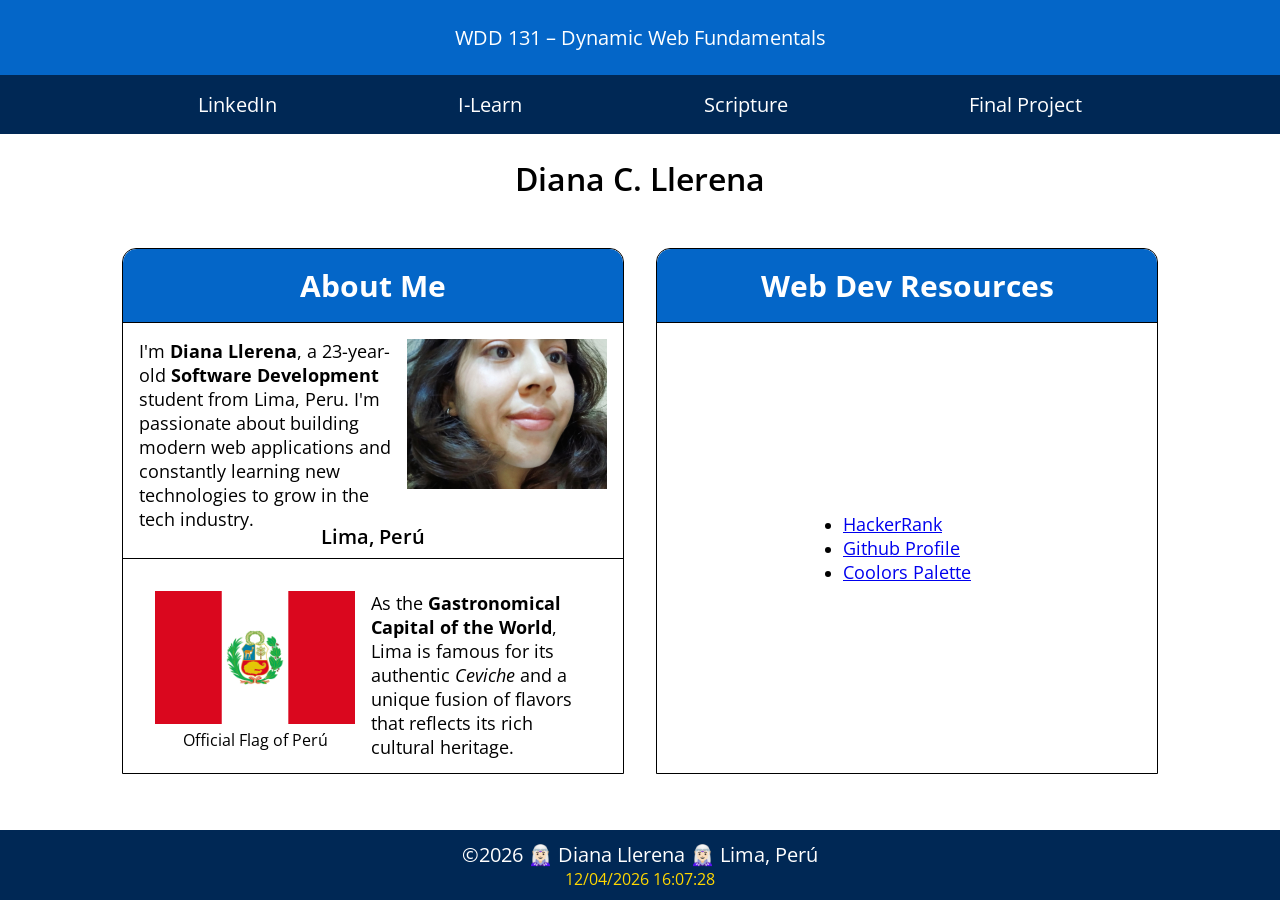
<file: index.html>
<!DOCTYPE html>
<html lang="en">

<head>
    <meta charset="UTF-8">
    <meta name="viewport" content="width=device-width, initial-scale=1.0">
    <title>Diana C. Llerena | WDD 131 – Dynamic Web Fundamentals</title>
    <meta name="author" content="Diana C. Llerena">
    <meta name="description" content="WDD 131 – Dynamic Web Fundamentals - Diana C. Llerena: This page is a little look into my life in Lima and my web dev journey for WDD 131.">
    <link rel="stylesheet" href="./styles/base.css">
    <link rel="preconnect" href="https://fonts.googleapis.com">
    <link rel="preconnect" href="https://fonts.gstatic.com" crossorigin>
    <link href="https://fonts.googleapis.com/css2?family=Open+Sans:ital,wght@0,300..800;1,300..800&display=swap" rel="stylesheet">
    <script src="scripts/getdates.js" defer></script>
</head>

<body>
    <header>
        <span id="course-title">WDD 131 – Dynamic Web Fundamentals</span>
        <nav>
            <ul>
                <li><a href="https://www.linkedin.com/in/dianaceciliallc/?locale=en" target="_blank"
                        rel="noopener">LinkedIn</a></li>
                <li><a href="https://byupw.instructure.com/." target="_blank" rel="noopener">I-Learn</a></li>
                <li><a href="https://www.churchofjesuschrist.org/study/scriptures/bofm/1-ne/3?lang=eng&id=p7#p7"
                        target="_blank" rel="noopener">Scripture</a></li>
                <li><a href="#">Final Project</a></li>
            </ul>
        </nav>
    </header>
    <main>
        <h1>Diana C. Llerena</h1>
        <div class="section-wrapper">
            <section class="card">
                <div class="card__heading">
                    <h2>About Me</h2>
                </div>
                <div class="card__about-me">
                    <p>
                        I'm <strong>Diana Llerena</strong>, a 23-year-old <strong>Software Development</strong>
                        student from Lima, Peru. I'm passionate about building modern web applications
                        and constantly learning new technologies to grow in the tech industry.
                    </p>
                    <img src="images/diana-llerena-profile.jpeg" alt="Diana Llerena Profile Photo" width="200" height="150" loading="lazy">
                </div>
                <div class="card__about-country">
                    <span>Lima, Perú</span>
                    <div class="card__country-content">
                        <div class="card__about-country_img-wrapp">
                            <img src="images/peru-flag.png" alt="Official Flag of Perú" width="200" height="133" loading="lazy">
                            <p>Official Flag of Perú</p>
                        </div>
                        <p>
                            As the <strong>Gastronomical Capital of the World</strong>, Lima is famous for its
                            authentic <em>Ceviche</em> and a unique fusion of flavors that reflects its
                            rich cultural heritage.
                        </p>
                    </div>
                </div>
            </section>
            <section class="card">
                <div class="card__heading">
                    <h2>Web Dev Resources</h2>
                </div>
                <ul class="card__dev-resources">
                    <li><a href="https://www.hackerrank.com/profile/nana_" target="_blank" rel="noopener">HackerRank</a></li>
                    <li><a href="https://github.com/dianaceciliallc" target="_blank" rel="noopener">Github Profile</a></li>
                    <li><a href="https://coolors.co/0466c8-0353a4-023e7d-002855-001845-001233-33415c-5c677d-7d8597-979dac" target="_blank" rel="noopener">Coolors Palette</a></li>
                </ul>
            </section>
        </div>
    </main>
    <footer>
        <p>©<span id="currentyear"></span> 🧝🏻‍♀️ Diana Llerena 🧝🏻‍♀️ Lima, Perú</p>
        <p id="lastModified"></p>
    </footer>
</body>
</html>
</file>
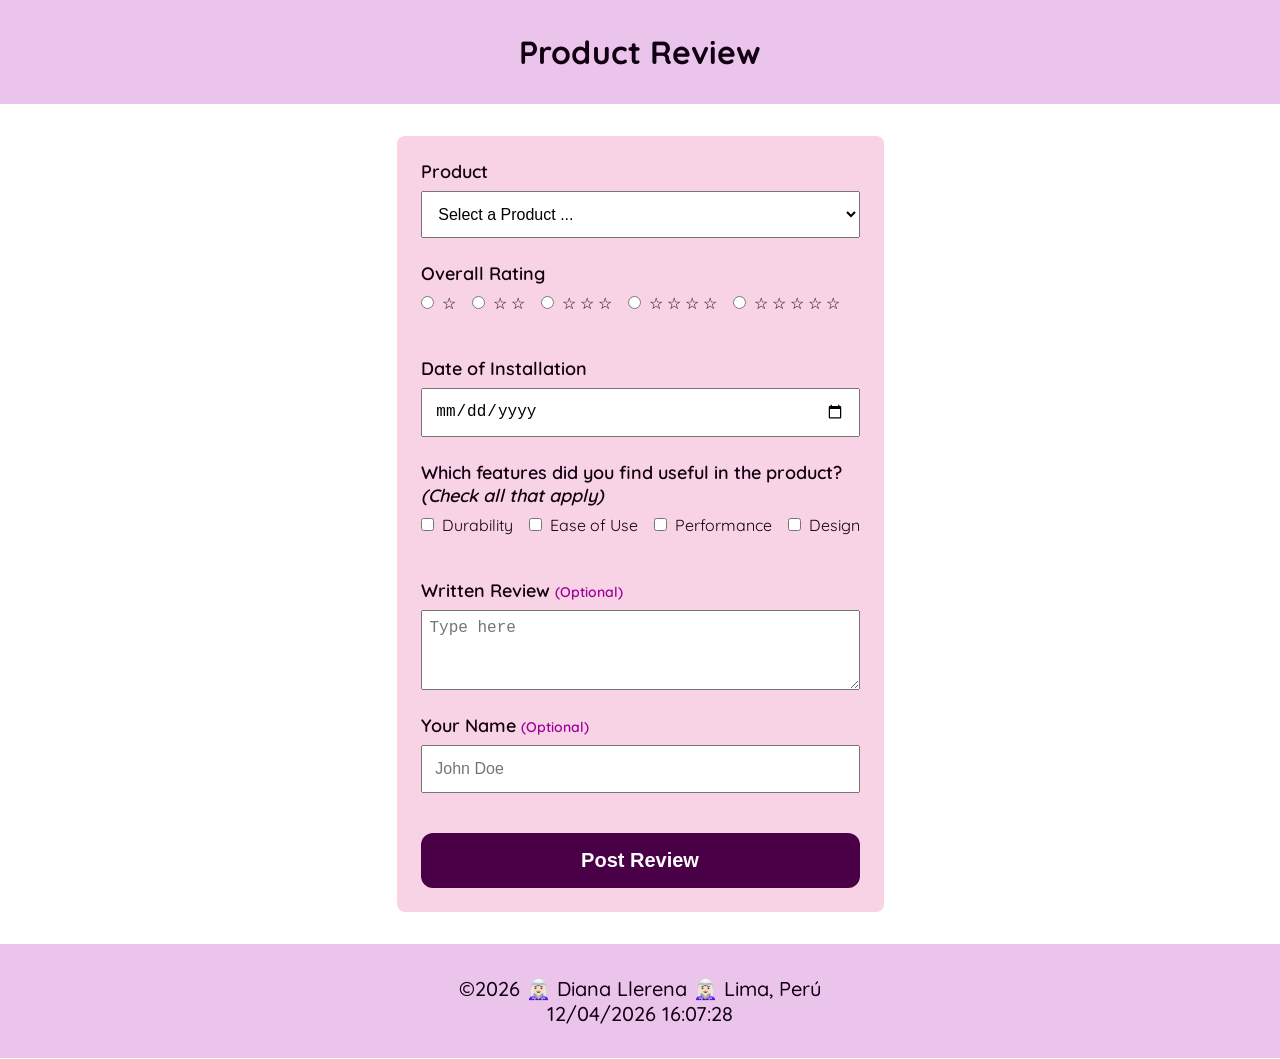
<file: form.html>
<!DOCTYPE html>
<html lang="en">

<head>
    <meta charset="UTF-8">
    <meta name="viewport" content="width=device-width, initial-scale=1.0">
    <title>WDD 131 | Product Review Form</title>
    <meta name="author" content="Diana Llerena">
    <meta name="description" content="Product Review Form for WDD 131. A form to submit user reviews, ratings, and feedback on installed products.">
    <link rel="stylesheet" href="styles/form.css">
    <link rel="stylesheet" href="styles/form-mobile.css">
    <link rel="preconnect" href="https://fonts.googleapis.com">
    <link rel="preconnect" href="https://fonts.gstatic.com" crossorigin>
    <link href="https://fonts.googleapis.com/css2?family=Quicksand:wght@300..700&display=swap" rel="stylesheet">
    <script src="scripts/getdates.js" defer></script>
    <script src="scripts/form.js" defer></script>
</head>

<body>
    <header>
        <h1>Product Review</h1>
    </header>
    <main>
        <section>
            <form class="review__form" action="review.html" method="get">
                <label class="form-label" for="product-name">Product</label>
                <select id="product-name" name="product" required>
                    <option value="" disabled selected>Select a Product ...</option>
                </select>
                <fieldset>
                    <legend class="form-label">Overall Rating</legend>
                    <div class="opt-group__wrapper">
                        <label class="aligned" for="rating-1">
                            <input type="radio" id="rating-1" name="rating" value="1" required>
                            ☆
                        </label>
                        <label class="aligned" for="rating-2">
                            <input type="radio" id="rating-2" name="rating" value="2" required>
                            ☆ ☆
                        </label>
                        <label class="aligned" for="rating-3">
                            <input type="radio" id="rating-3" name="rating" value="3" required>
                            ☆ ☆ ☆
                        </label>
                        <label class="aligned" for="rating-4">
                            <input type="radio" id="rating-4" name="rating" value="4" required>
                            ☆ ☆ ☆ ☆
                        </label>
                        <label class="aligned" for="rating-5">
                            <input type="radio" id="rating-5" name="rating" value="5" required>
                            ☆ ☆ ☆ ☆ ☆
                        </label>
                    </div>
                </fieldset>
                <label class="form-label" for="installation-date">Date of Installation</label>
                <input type="date" id="installation-date" name="installation_date" required>
                <fieldset>
                    <legend class="form-label">
                        Which features did you find useful in the product?<br>
                        <em>(Check all that apply)</em>
                    </legend>
                    <div class="opt-group__wrapper">
                        <label class="aligned" for="f-durability">
                        <input type="checkbox" id="f-durability" name="features" value="durability">
                        Durability
                    </label>
                    <label class="aligned" for="f-ease">
                        <input type="checkbox" id="f-ease" name="features" value="ease">
                        Ease of Use
                    </label>
                    <label class="aligned" for="f-performance">
                        <input type="checkbox" id="f-performance" name="features" value="performance">
                        Performance
                    </label>
                    <label class="aligned" for="f-design">
                        <input type="checkbox" id="f-design" name="features" value="design">
                        Design
                    </label>
                    </div>
                </fieldset>
                <label class="form-label" for="message">Written Review <span>(Optional)</span></label>
                <textarea id="message" name="message" placeholder="Type here"></textarea>
                <label class="form-label" for="name">Your Name <span>(Optional)</span></label>
                <input type="text" id="name" name="name" placeholder="John Doe">
                <button type="submit" aria-label="Send product review">Post Review</button>
            </form>
        </section>
    </main>
    <footer>
        <p>©<span id="currentyear"></span> 🧝🏻‍♀️ Diana Llerena 🧝🏻‍♀️ Lima, Perú</p>
        <p id="lastModified"></p>
    </footer>
</body>

</html>
</file>
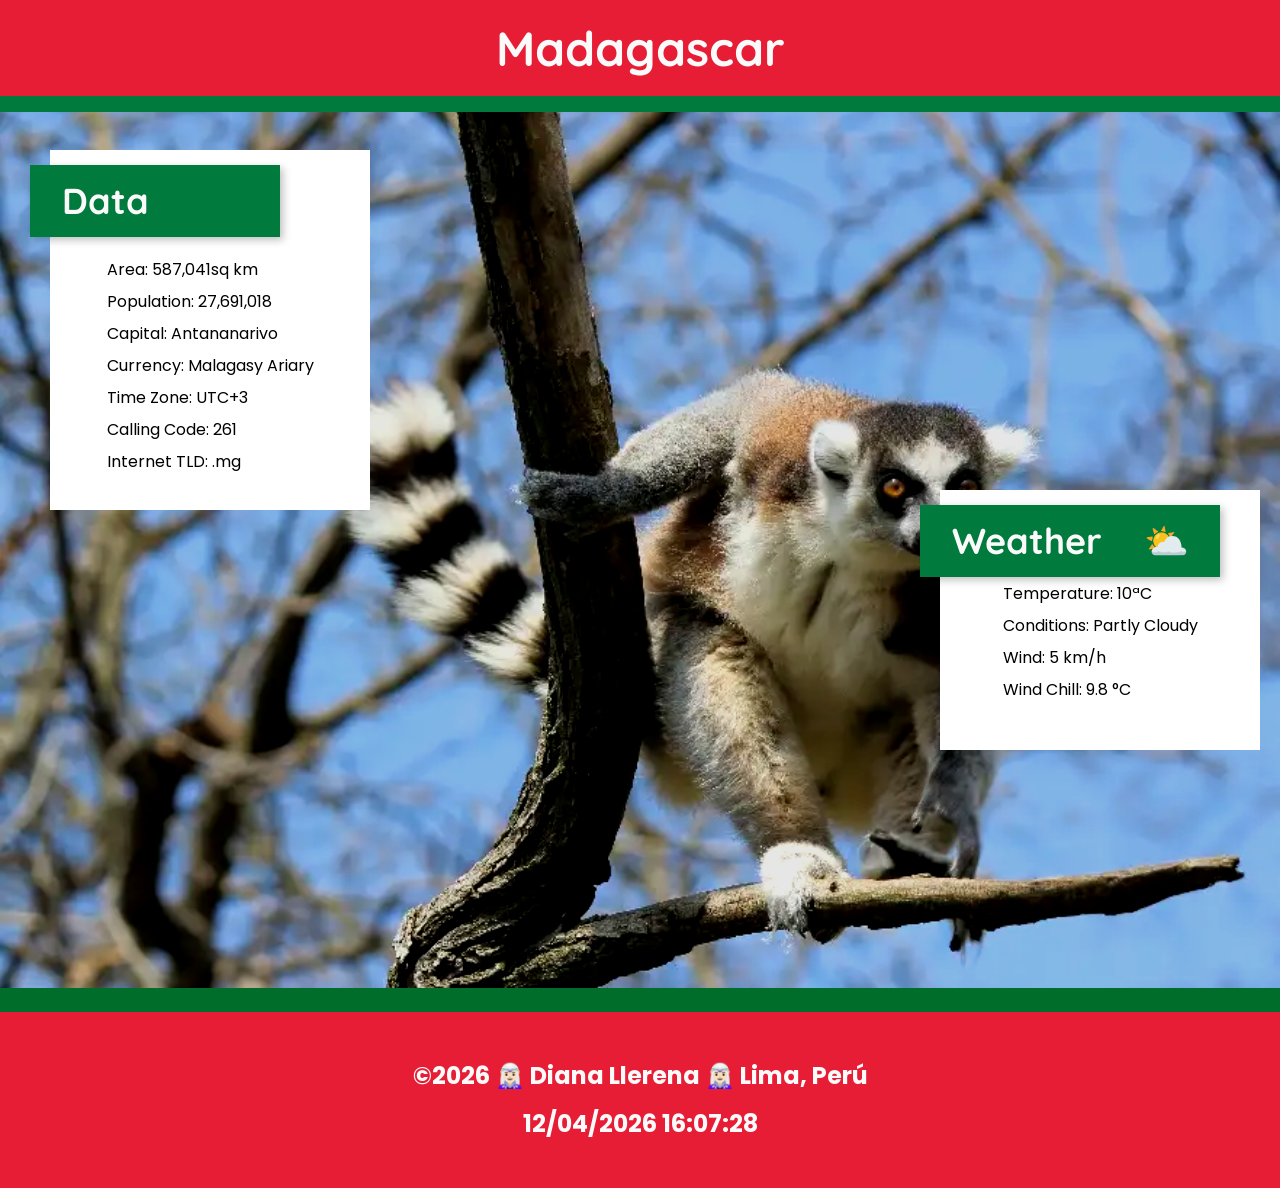
<file: place.html>
<!DOCTYPE html>
<html lang="en">

<head>
    <meta charset="UTF-8">
    <meta name="viewport" content="width=device-width, initial-scale=1.0">
    <title>Madagascar - Travel Portal</title>
    <meta name="author" content="Diana C. Llerena">
    <meta name="description" content="This webpage explores the weather and data of Madagascar.">
    <link rel="stylesheet" href="styles/place.css">
    <link rel="stylesheet" href="styles/place-large.css">
    <link rel="preconnect" href="https://fonts.googleapis.com">
    <link rel="preconnect" href="https://fonts.gstatic.com" crossorigin>
    <link
        href="https://fonts.googleapis.com/css2?family=Poppins:ital,wght@0,100;0,200;0,300;0,400;0,500;0,600;0,700;0,800;0,900;1,100;1,200;1,300;1,400;1,500;1,600;1,700;1,800;1,900&family=Quicksand:wght@300..700&display=swap"
        rel="stylesheet">
    <script src="scripts/getdates.js" defer></script>
    <script src="scripts/place.js" defer></script>
</head>

<body>
    <header class="center-items">
        <h1>Madagascar</h1>
    </header>
    <main>
        <picture>
            <source srcset="images/hero-large.webp" media="(min-width: 840px)">
            <source srcset="images/hero-medium.webp" media="(min-width: 550px)">
            <img src="images/hero-mobile.webp" alt="Hero Image of Madagascar" loading="lazy">
        </picture>
        <section class="country-box">
            <h2>Data</h2>
            <div class="data-wrapper"></div>
        </section>
        <section class="weather-box">
            <h2>Weather</h2>
            <img src="images/weather.svg" alt="Weather Icon" width="100">
            <div class="weather-data"></div>
        </section>
    </main>
    <footer class="center-items">
        <p>©<span id="currentyear"></span> 🧝🏻‍♀️ Diana Llerena 🧝🏻‍♀️ Lima, Perú</p>
        <p id="lastModified"></p>
    </footer>
</body>

</html>
</file>
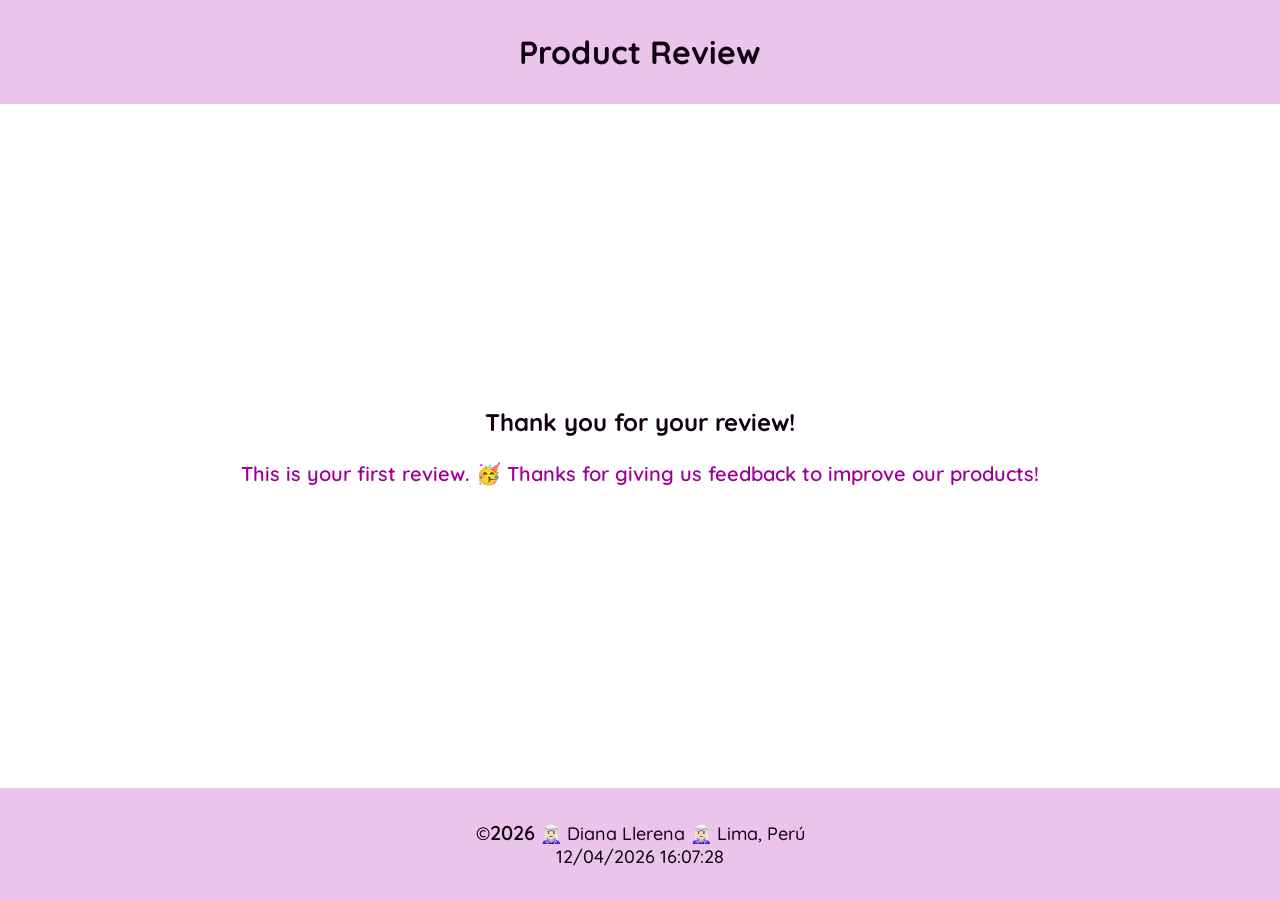
<file: review.html>
<!DOCTYPE html>
<html lang="en">

<head>
    <meta charset="UTF-8">
    <meta name="viewport" content="width=device-width, initial-scale=1.0">
    <title>WDD 131 | Product Review Form</title>
    <meta name="author" content="Diana Llerena">
    <meta name="description" content="Product Review Form for WDD 131. A form to submit user reviews, ratings, and feedback on installed products.">
    <link rel="stylesheet" href="styles/form.css">
    <link rel="stylesheet" href="styles/review.css">
    <link rel="preconnect" href="https://fonts.googleapis.com">
    <link rel="preconnect" href="https://fonts.gstatic.com" crossorigin>
    <link href="https://fonts.googleapis.com/css2?family=Quicksand:wght@300..700&display=swap" rel="stylesheet">
    <script src="scripts/getdates.js" defer></script>
    <script src="scripts/review.js" defer></script>
</head>

<body>
    <header>
        <h1>Product Review</h1>
    </header>
    <main>
        <h2>Thank you for your review!</h2>
        <p><span id="reviews-counter"></span></p>
    </main>
    <footer>
        <p>©<span id="currentyear"></span> 🧝🏻‍♀️ Diana Llerena 🧝🏻‍♀️ Lima, Perú</p>
        <p id="lastModified"></p>
    </footer>
</body>

</html>
</file>
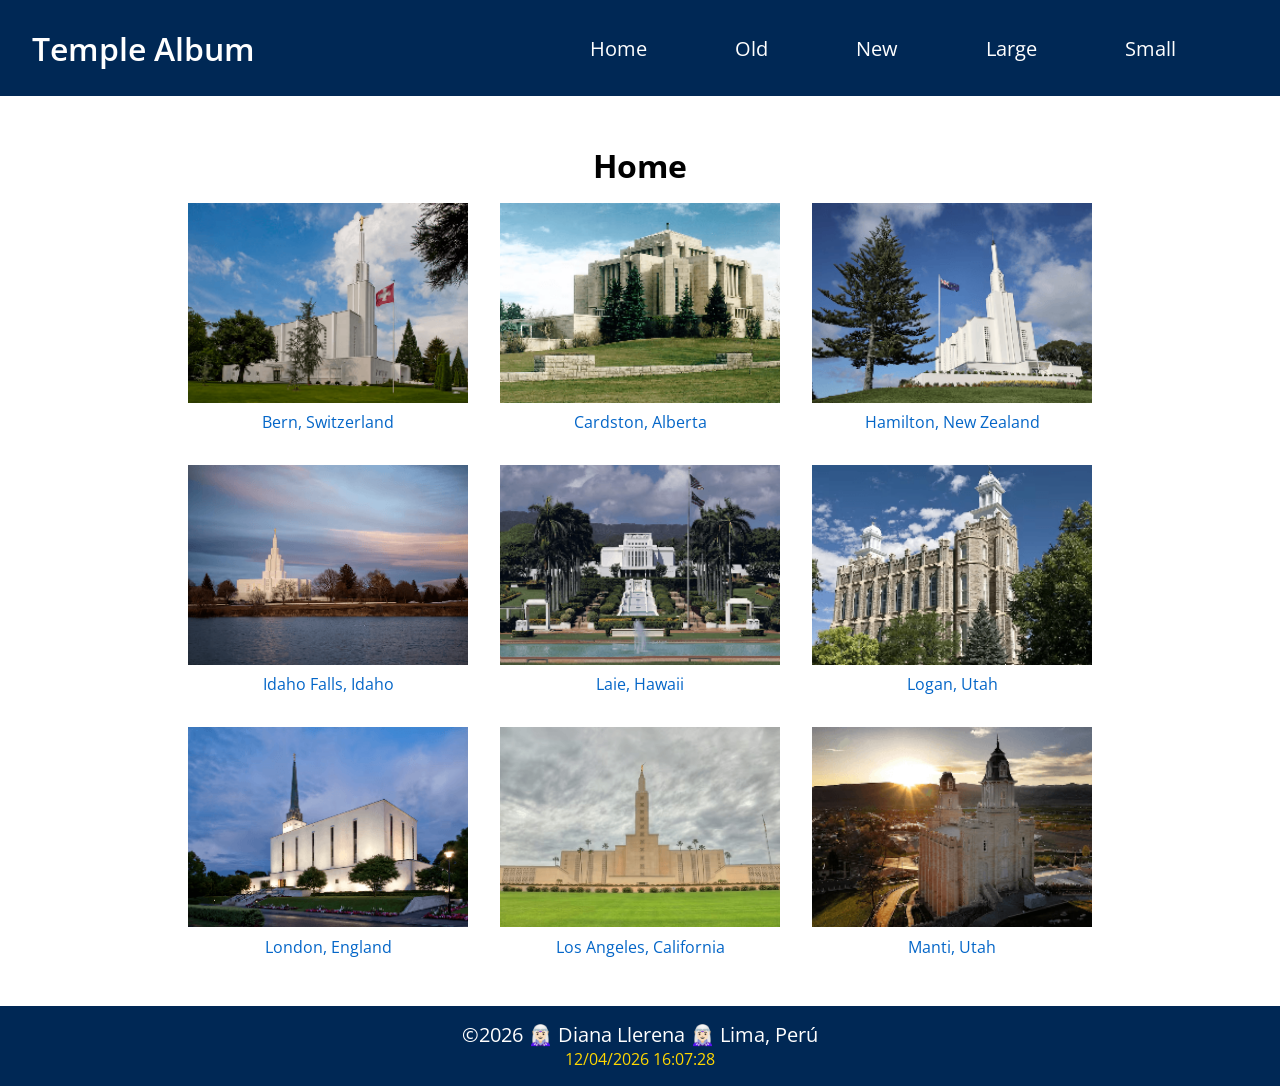
<file: temples.html>
<!DOCTYPE html>
<html lang="en">

<head>
    <meta charset="UTF-8">
    <meta name="viewport" content="width=device-width, initial-scale=1.0">
    <title>Diana C. Llerena | WDD 131 – Dynamic Web Fundamentals</title>
    <meta name="description"
        content="WDD 131 – Dynamic Web Fundamentals - Diana C. Llerena: This page is a little look into a gallery of photos from the temple around the world.">
    <meta name="author" content="Diana C. Llerena">
    <link rel="stylesheet" href="styles/temples.css">
    <link rel="stylesheet" href="styles/temples-large.css">
    <link rel="preconnect" href="https://fonts.googleapis.com">
    <link rel="preconnect" href="https://fonts.gstatic.com" crossorigin>
    <link href="https://fonts.googleapis.com/css2?family=Open+Sans:ital,wght@0,300..800;1,300..800&display=swap"
        rel="stylesheet">
    <script src="scripts/getdates.js" defer></script>
    <script src="scripts/temples.js" defer></script>
</head>


<body>
    <header>
        <span>Temple Album</span>
        <a id="menu" href="#">&#9776;</a>
        <nav class="navigation">
            <ul class="navigation__options">
                <li><a href="#" target="_blank" rel="noopener">Home</a></li>
                <li><a href="#" target="_blank" rel="noopener">Old</a></li>
                <li><a href="#" target="_blank" rel="noopener">New</a></li>
                <li><a href="#" target="_blank" rel="noopener">Large</a></li>
                <li><a href="#" target="_blank" rel="noopener">Small</a></li>
            </ul>
        </nav>
    </header>
    <main>
        <h1>Home</h1>
        <div class="album-wrapper">
            <figure>
                <img src="images/bern-switzerland-temple.png" alt="Bern Switzerland Temple" width="400" height="250" loading="lazy">
                <figcaption>Bern, Switzerland</figcaption>
            </figure>
            <figure>
                <img src="images/cardston-alberta-temple.png" alt="Cardston Alberta Temple" width="400" height="250" loading="lazy">
                <figcaption>Cardston, Alberta</figcaption>
            </figure>
            <figure>
                <img src="images/hamilton-zealand-temple.png" alt="Hamilton New Zealand Temple" width="400" height="250" loading="lazy">
                <figcaption>Hamilton, New Zealand</figcaption>
            </figure>
            <figure>
                <img src="images/idaho-falls-idaho-temple.png" alt="Idaho Falls, Idaho Temple" width="400" height="250" loading="lazy">
                <figcaption>Idaho Falls, Idaho</figcaption>
            </figure>
            <figure>
                <img src="images/laie-hawaii-temple.png" alt="Laie, Hawaii Temple" width="400" height="250" loading="lazy">
                <figcaption>Laie, Hawaii</figcaption>
            </figure>
            <figure>
                <img src="images/logan-utah-temple.png" alt="Logan, Utah Temple" width="400" height="250" loading="lazy">
                <figcaption>Logan, Utah</figcaption>
            </figure>
            <figure>
                <img src="images/london-england-temple.png" alt="London, England Temple" width="400" height="250" loading="lazy">
                <figcaption>London, England</figcaption>
            </figure>
            <figure>
                <img src="images/la-california-temple.png" alt="Los Angeles, California Temple" width="400" height="250" loading="lazy">
                <figcaption>Los Angeles, California</figcaption>
            </figure>
            <figure>
                <img src="images/manti-utah-temple.png" alt="Manti, Utah Temple" width="400" height="250" loading="lazy">
                <figcaption>Manti, Utah</figcaption>
            </figure>
        </div>
    </main>
    <footer>
        <p>©<span id="currentyear"></span> 🧝🏻‍♀️ Diana Llerena 🧝🏻‍♀️ Lima, Perú</p>
        <p id="lastModified"></p>
    </footer>
</body>

</html>
</file>
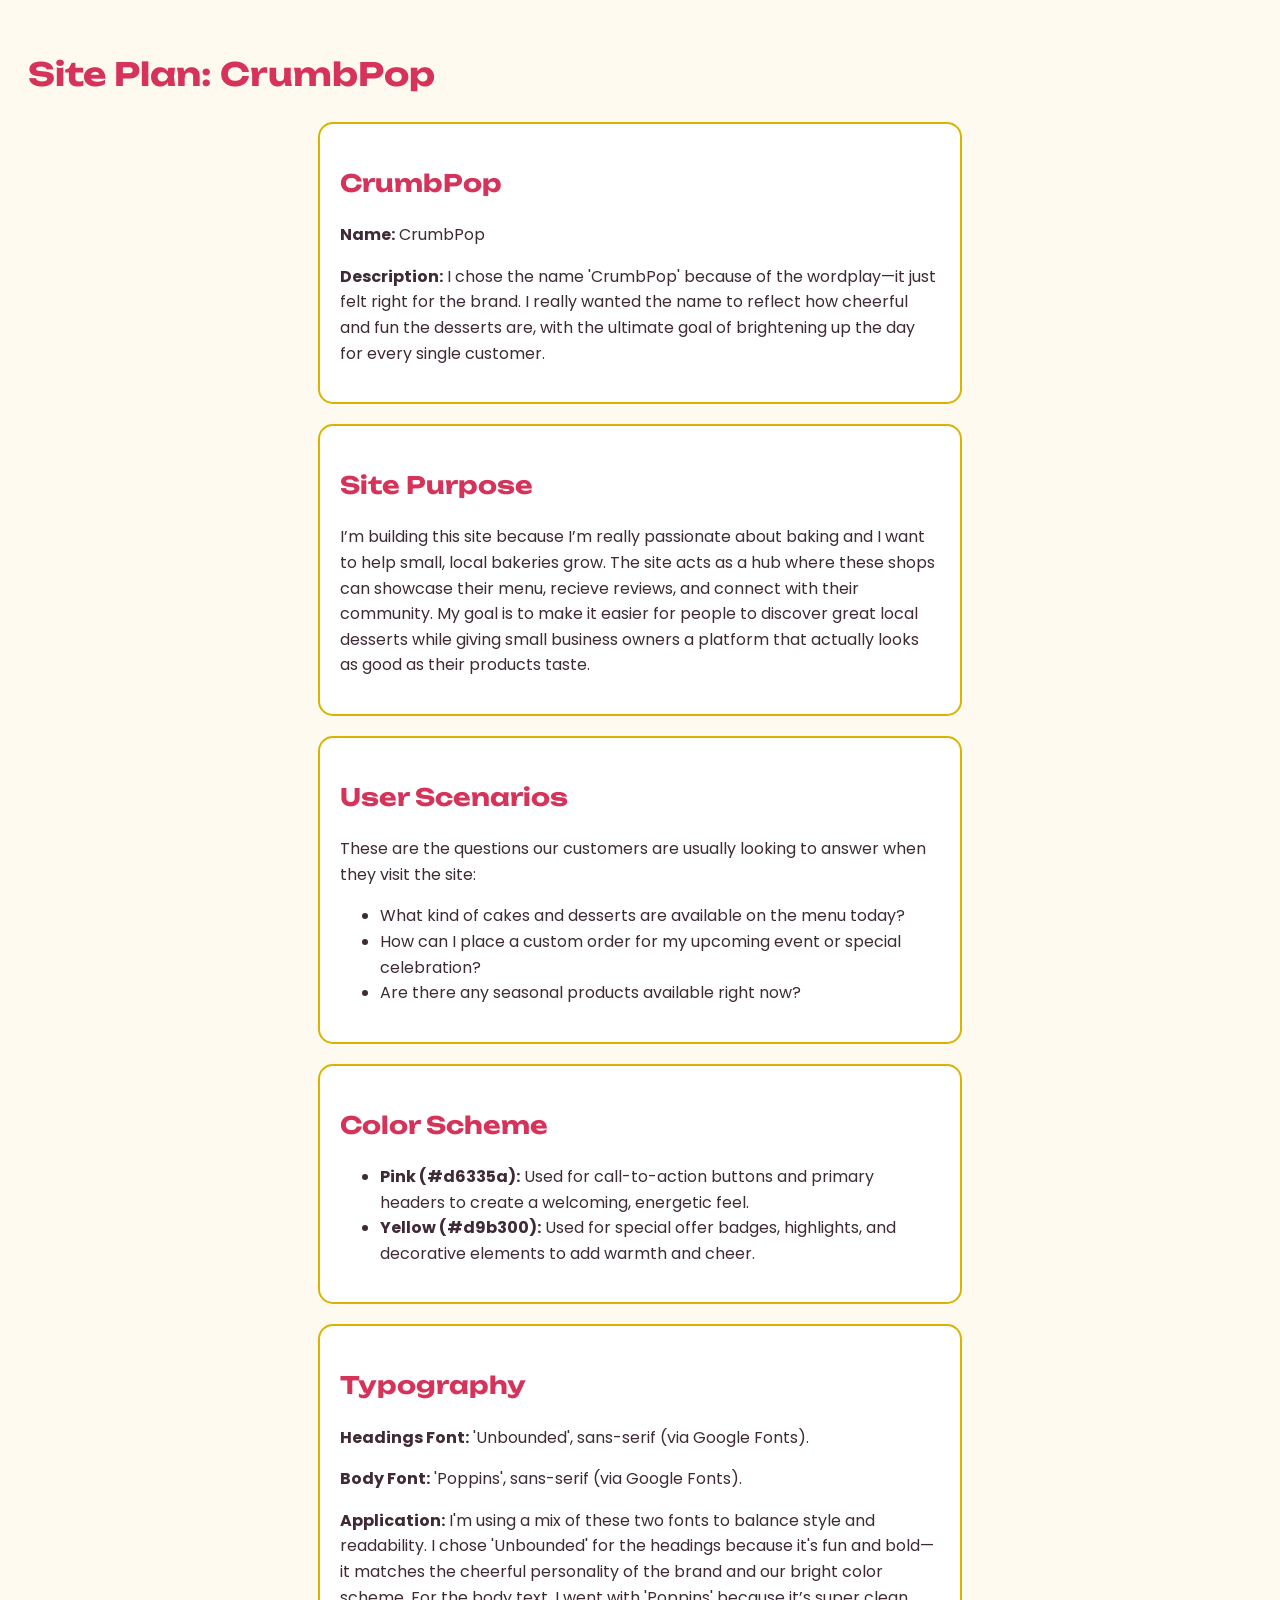
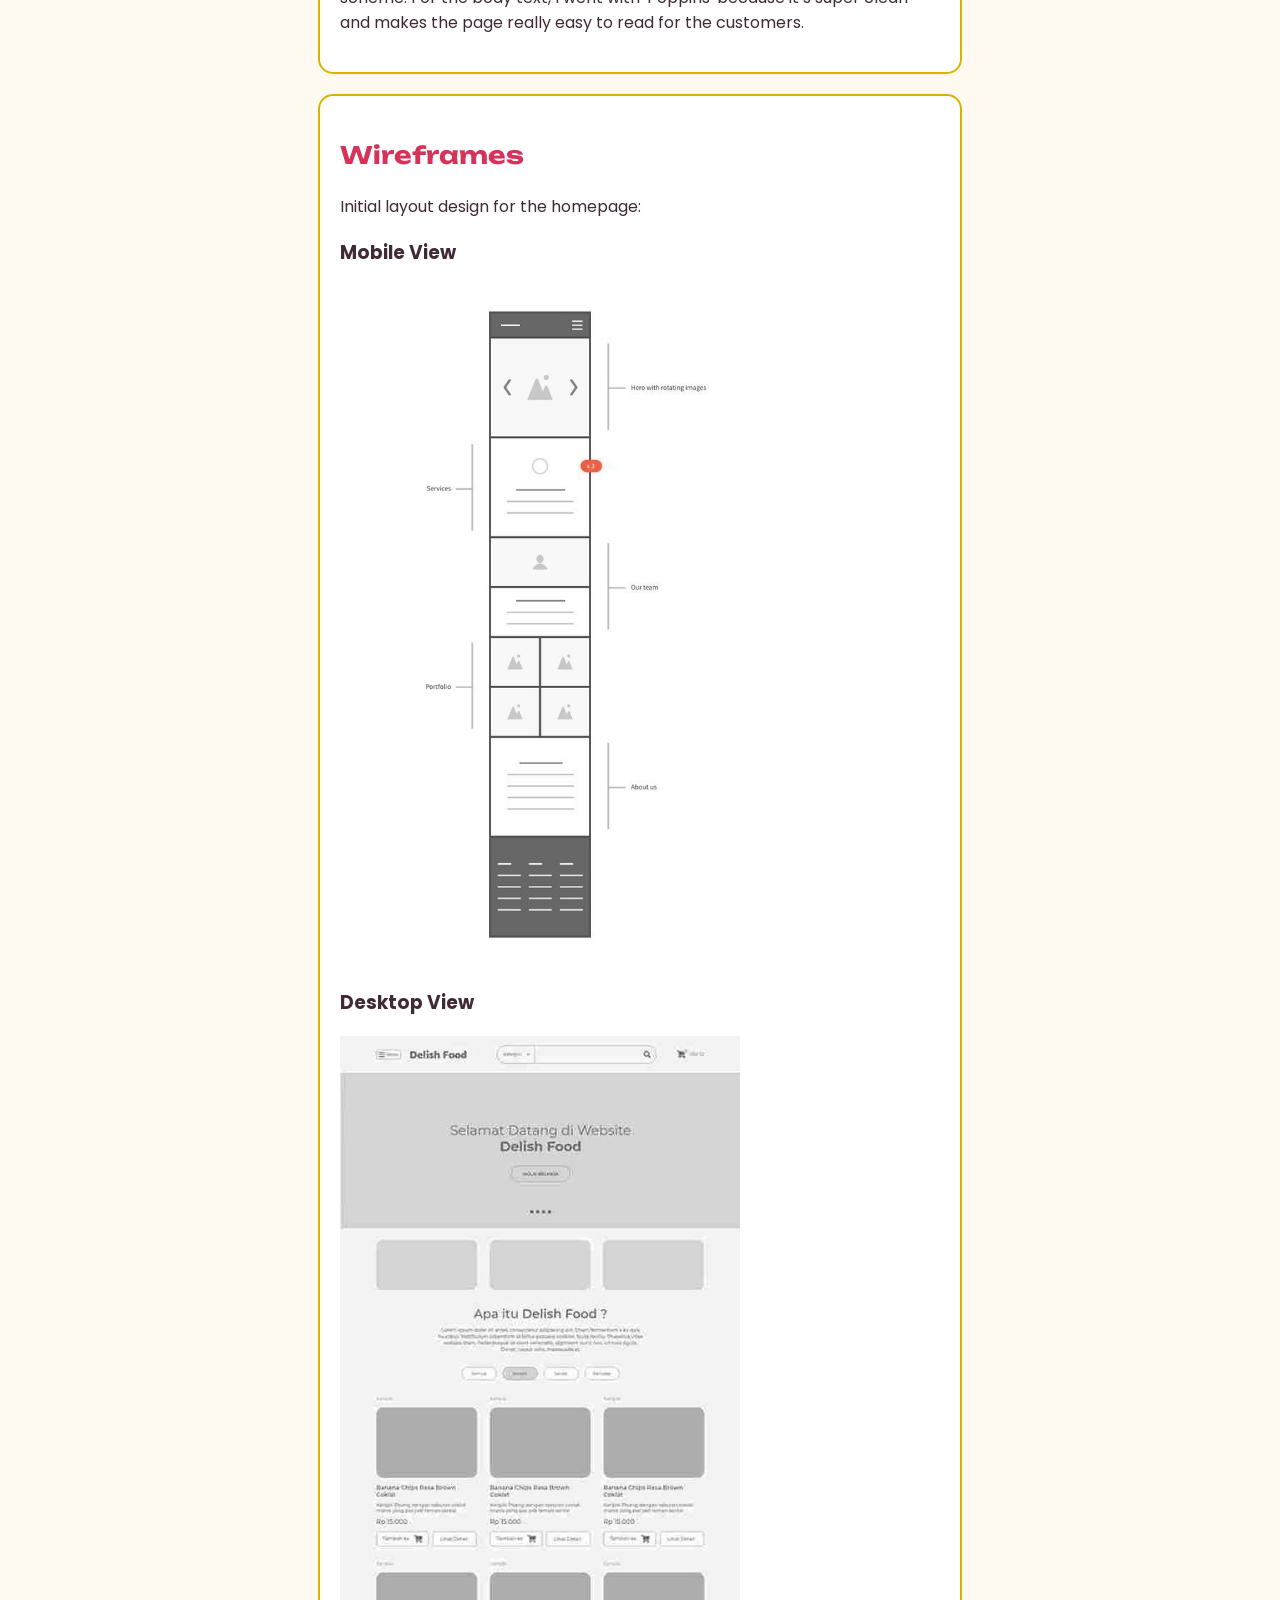
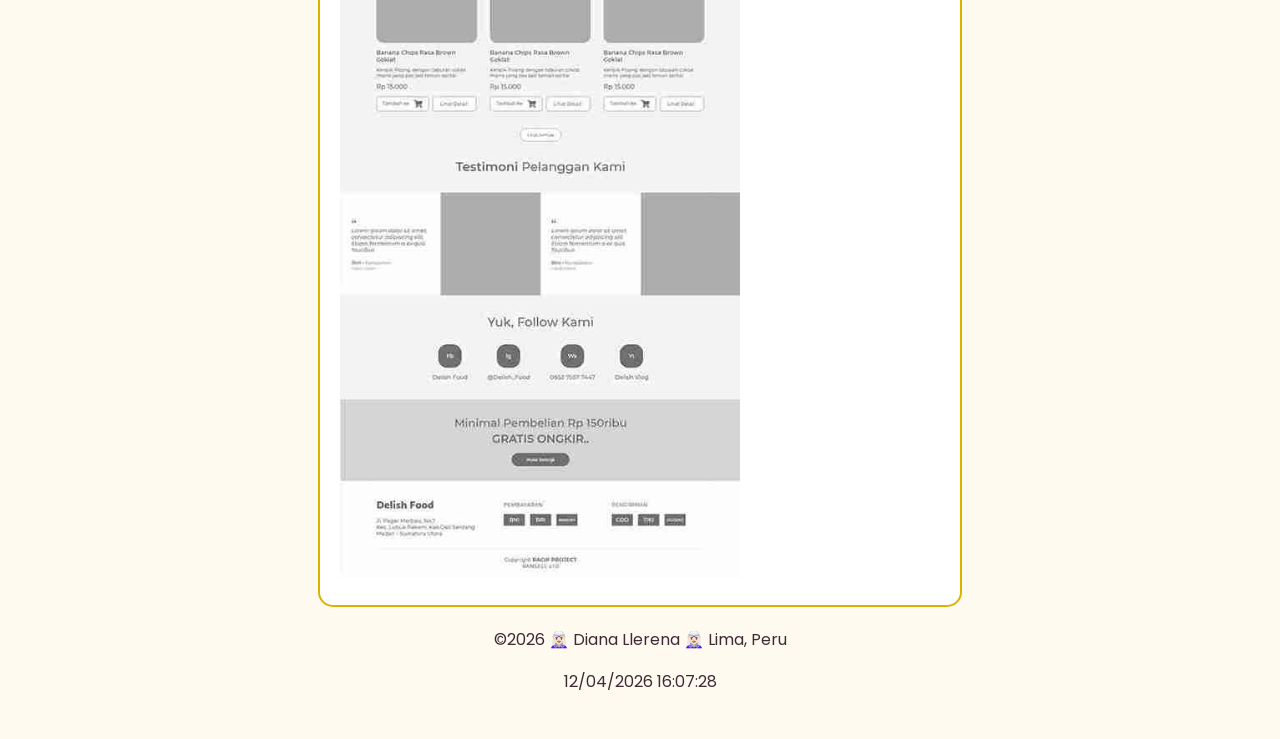
<file: project/siteplan.html>
<!DOCTYPE html>
<html lang="en">

<head>
    <meta charset="UTF-8">
    <meta name="viewport" content="width=device-width, initial-scale=1.0">
    <title>Site Plan - CrumbPop </title>
    <meta name="description"
        content="CrumbPop is a bakery website designed to showcase artisanal desserts, manage custom orders for events, and highlight seasonal treats.">
    <meta name="author" content="Diana Llerena">
    <link rel="stylesheet" href="styles/siteplan.css">
    <link rel="preconnect" href="https://fonts.googleapis.com">
    <link rel="preconnect" href="https://fonts.gstatic.com" crossorigin>
    <link
        href="https://fonts.googleapis.com/css2?family=Poppins:ital,wght@0,100;0,200;0,300;0,400;0,500;0,600;0,700;0,800;0,900;1,100;1,200;1,300;1,400;1,500;1,600;1,700;1,800;1,900&family=Unbounded:wght@200..900&display=swap"
        rel="stylesheet">
    <script src="../scripts/getdates.js" defer></script>
</head>

<body>
    <header>
        <h1>Site Plan: CrumbPop</h1>
    </header>

    <main>
        <section class="site-name">
            <h2>CrumbPop</h2>
            <p><strong>Name:</strong> CrumbPop</p>
            <p><strong>Description:</strong> I chose the name 'CrumbPop' because of the wordplay—it just felt right for
                the brand. I really wanted the name to reflect how cheerful and fun the desserts are, with the ultimate
                goal of brightening up the day for every single customer.</p>
        </section>

        <section class="site-purpose">
            <h2>Site Purpose</h2>
            <p>I’m building this site because I’m really passionate about baking and I want to help small, local
                bakeries grow. The site acts as a hub where these shops can showcase their menu, recieve reviews,
                and connect with their community. My goal is to make it easier for people to discover great local
                desserts while giving small business owners a platform that actually looks as good as their products
                taste.</p>
        </section>

        <section class="scenarios">
            <h2>User Scenarios</h2>
            <p>These are the questions our customers are usually looking to answer when they visit the site:</p>
            <ul>
                <li>What kind of cakes and desserts are available on the menu today?</li>
                <li>How can I place a custom order for my upcoming event or special celebration?</li>
                <li>Are there any seasonal products available right now?</li>
            </ul>
        </section>

        <section class="color-schema">
            <h2>Color Scheme</h2>
            <ul>
                <li><strong>Pink (#d6335a):</strong> Used for call-to-action buttons and primary headers to create a
                    welcoming, energetic feel.</li>
                <li><strong>Yellow (#d9b300):</strong> Used for special offer badges, highlights, and decorative
                    elements to add warmth and cheer.</li>
            </ul>
        </section>

        <section class="typography">
            <h2>Typography</h2>
            <p><strong>Headings Font:</strong> 'Unbounded', sans-serif (via Google Fonts).</p>
            <p><strong>Body Font:</strong> 'Poppins', sans-serif (via Google Fonts).</p>
            <p><strong>Application:</strong> I'm using a mix of these two fonts to balance style and readability. I
                chose 'Unbounded' for the headings because it's fun and bold—it matches the cheerful personality of the
                brand and our bright color scheme. For the body text, I went with 'Poppins' because it’s super clean and
                makes the page really easy to read for the customers.</p>
        </section>

        <section class="wireframes">
            <h2>Wireframes</h2>
            <p>Initial layout design for the homepage:</p>
            <h3>Mobile View</h3>
            <img src="images/mobile-wireframe.jpeg" alt="Mobile wireframe design" width="400">
            <h3>Desktop View</h3>
            <img src="images/desktop-wireframe.jpeg" alt="Desktop wireframe design" width="400">
        </section>
    </main>

    <footer>
        <p>©<span id="currentyear"></span> 🧝🏻‍♀️ Diana Llerena 🧝🏻‍♀️ Lima, Peru</p>
        <p id="lastModified"></p>
    </footer>
</body>

</html>
</file>
<file: styles/base.css>
:root {
    --text-light: #fff;
    --accent-color: #FFD700;
    --bg-light: #0466C8;
    --bg-dark: #002855;
    --text-dark: #001529;
    --font: "Open Sans", sans-serif;
    --font-weight: 600;
    --medium-size: 32px;
    --regular-size: 20px;
    --small-size: 18px;
    --caption-size: 16px;
}

* {
    margin: 0;
    padding: 0;
    box-sizing: border-box;
    font-family: var(--font);
}

body {
    display: flex;
    flex-direction: column;
    min-height: 100vh;
}

header {
    height: 100px;
    display: flex;
    flex-direction: column;
    justify-content: space-between;
    background-color: var(--bg-light);
    color: var(--text-light);
}

header span {
    padding: 1.5rem;
    display: block;
    text-align: center;
    font-size: var(--regular-size);
}

nav {
    padding: 1rem;
    height: auto;
    background-color: var(--bg-dark);
}

nav ul {
    display: flex;
    flex-wrap: wrap;
    justify-content: space-evenly;
    align-items: center;
    list-style: none;
}

nav ul li a {
    color: var(--text-light);
    font-size: var(--regular-size);
    text-decoration: none;
}

nav ul li a:hover {
    color: #FFD700;
    text-decoration: underline;
}

main {
    flex: 1;
    display: flex;
    flex-direction: column;
    justify-content: center;
    align-items: center;
    gap: 3em;
    padding: 2rem;

    width: auto;
    height: 100%;
}

main h1 {
    font-size: var(--medium-size);
    font-weight: var(--font-weight);
}

.section-wrapper {
    display: flex;
    flex-wrap: wrap;
    justify-content: center;
    gap: 2rem;
}

.card {
    display: grid;
    grid-template-columns: repeat(2, 250px);
    grid-template-rows: auto 200px 250px;

    border-radius: 14px 14px 0 0;
    border: .1rem solid black;
}

.card__heading {
    grid-column: 1 / -1;
    padding: 1rem;
    text-align: center;
    border-radius: 14px 14px 0 0;
    border-bottom: .1rem solid black;
    background-color: var(--bg-light);
    color: var(--text-light);
    font-size: var(--regular-size);
    font-weight: var(--font-weight);
}

.card__about-me {
    grid-column: 1 / -1;
    column-gap: 1rem;
    display: flex;
    align-items: flex-start;
    padding: 1rem;
}

.card__about-me p {
    text-align: left;
    font-size: var(--small-size);
}

.card__about-country {
    grid-column: 1 / -1;
    display: flex;
    flex-direction: column;
}

.card__country-content {
    display: flex;
    padding: 2rem;
    column-gap: 1rem;
}

.card__country-content p {
    font-size: var(--small-size);
}

.card__about-country span {
    padding-bottom: .5rem;
    text-align: center;
    border-bottom: .1rem solid black;
    font-size: var(--regular-size);
    font-weight: var(--font-weight);
}

.card__about-country_img-wrapp {
    grid-column: 1 / 2;
    text-align: center;
}

.card__about-country_img-wrapp p {
    font-size: var(--caption-size);
}

.card__dev-resources {
    grid-column: 1 / -1;
    grid-row: 2 / 4;

    display: grid;
    place-content: center;
}

.card__dev-resources a {
    font-size: var(--small-size);
}

footer {
    display: flex;
    flex-direction: column;
    justify-content: center;
    align-items: center;
    height: 70px;
    background-color: var(--bg-dark);
    color: var(--text-light);
    font-size: var(--regular-size);
}

#lastModified {
    color: var(--accent-color);
    font-size: var(--caption-size);
}
</file>
<file: styles/form.css>
:root {
  --color-primary-dark: #4A0047;
  --color-primary-light: #EBC4EB;
  --color-accent-magenta: #f8d2e5; 
  --color-text-main: #110011;
  --color-text-inverse: #FFFFFF;
  --color-border: #9D0099;
}

* {
    margin: 0;
    padding: 0;
    box-sizing: border-box;
}

body {
    min-height: 100vh;
    font-family: "Quicksand", sans-serif;
    color: var(--color-text-main);
    display: flex;
    flex-direction: column;
}

header, footer {
    background-color: var(--color-primary-light);
    color: var(--color-text-muted);
    text-align: center;
    padding: 2rem;
}

main {
    flex: 1;
    display: flex;
    justify-content: center;
    align-items: center;
    padding: 2rem;
    width: 100%;
}

form {
    background-color: var(--color-accent-magenta);
    padding: 1.5rem;
    width: 100%;
    max-width: 600px;
    display: flex;
    flex-direction: column;
    border-radius: 8px;
}

.form-label {
    margin-bottom: .5rem;
    font-weight: 600;
    font-size: 18px;
}

span {
    color: var(--color-border);
    font-size: 14px;
}

form input,
form select,
form textarea {
    padding: .8rem;
    margin-bottom: 1.5rem;
    font-size: 16px;
}

form textarea {
    height: 5rem;
    padding: .5rem;
}

fieldset {
    margin-bottom: .5rem;
    border: none;
}

.opt-group__wrapper {
    display: flex;
    flex-wrap: wrap;
    gap: 1rem;
    margin-bottom: 1rem;
}

.aligned {
    display: flex;
    align-items: baseline;
}

.aligned input {
    margin-right: .5rem;
}

button {
    margin-top: 1rem;
    width: auto;
    min-height: 48px;
    border-radius: 12px;
    border: none;
    background-color: var(--color-primary-dark);
    color: var(--color-text-inverse);
    font-size: 20px;
    font-weight: 600;
    padding: 1rem 2rem;
    cursor: pointer;
}

button:hover {
    opacity: 0.9;
}

footer {
    font-weight: 500;
    font-size: 20px;
}

footer span {
    font-size: 20px;
    color: var(--color-text-muted);
}
</file>
<file: styles/form-mobile.css>
@media (max-width: 600px) {
    form {
        padding: 1rem;
        border-radius: 0;
    }
    
    header, footer {
        padding: 1rem;
    }
    
    .opt-group__wrapper {
        flex-direction: column;
        gap: 0.5rem;
    }
}
</file>
<file: styles/place.css>
:root {
    --heading-font: "Quicksand", sans-serif;
    --body-font: "Poppins", sans-serif;

    --primary-red: #E71D36;
    --primary-green: #007A3D;
    --bg-light: #FFFFFF;
    --text-light: #FAFAFA;
}

* {
    margin: 0;
    padding: 0;
    box-sizing: border-box;
}

body {
    min-height: 100vh;
    display: flex;
    flex-direction: column;
    font-family: var(--body-font);
    line-height: 2;
}

h1,
h2 {
    font-size: 36px;
    font-family: var(--heading-font);
    font-weight: 700;
}

.center-items {
    display: flex;
    align-items: center;
    justify-content: center;
}

header {
    height: 7rem;
    background-color: var(--primary-red);
    border-bottom: 1rem solid var(--primary-green);
}

header h1 {
    color: var(--text-light);
}

main {
    flex: 1;
}

main picture img {
    background: linear-gradient(rgba(0, 0, 0, 0.15), rgba(0, 0, 0, 0.25));
}

picture img {
    width: 100%;
    height: auto;
    max-height: 100vh;
    object-fit: cover;
    display: block;
    border-bottom: .5rem solid var(--primary-red);
    filter: contrast(120%) brightness(90%);
    aspect-ratio: 2 / 3;
}

section {
    display: flex;
    flex-direction: column;
    justify-content: center;
    align-items: center;
    padding: 1rem;
}

section img {
    margin: 1.5rem;
}

.data-wrapper {
    min-height: 220px;
}

.weather-data {
    min-height: 140px;
}

.data-wrapper p,
.weather-data p {
    text-align: left;
    line-height: 2;
}

footer {
    flex-direction: column;
    padding: 1.5rem;
    height: 8rem;
    font-size: 20px;
    font-weight: 700;
    color: var(--text-light);
    background-color: var(--primary-red);
    margin-top: auto;
}
</file>
<file: styles/place-large.css>
@media screen and (min-width: 840px) {
    header h1 {
        font-size: 48px;
    }

    picture img {
        height: 100%;
        border-bottom: 1.5rem solid var(--primary-green);
        filter: contrast(120%) brightness(90%);
    }

    .country-box,
    .weather-box {
        position: absolute;
        display: flex;
        justify-content: end;
        background-color: var(--bg-light);
        padding: 2rem;
    }

    .country-box {
        top: 150px;
        left: 50px;
        width: 320px;
        height: 360px;
    }

    .weather-box {
        bottom: 150px;
        right: 20px;
        width: 320px;
        height: 260px;
    }

    .country-box h2,
    .weather-box h2 {
        position: absolute;
        top: 15px;
        left: -20px;
        padding-left: 2rem;
        color: #fafafa;
        background-color: var(--primary-green);
        box-shadow: 3px 3px 8px rgba(0, 0, 0, 0.25);
    }

    .country-box h2 {
        width: 250px;
    }

    .weather-box h2 {
        width: 300px;
    }

    .weather-box h2::after {
        content: " ⛅";
        margin-left: 2rem;
    }

    .weather-box img {
        display: none;
    }

    footer {
        height: 11rem;
        font-size: 24px;
    }
}
</file>
<file: styles/review.css>
main {
    display: flex;
    flex-direction: column;
    gap: 1.5rem;
}

p {
    font-size: 18px;
}

span {
    font-weight: 600;
    font-size: 20px;
}
</file>
<file: styles/temples.css>
:root {
    --text-light: #fff;
    --accent-color: #ffd700;
    --bg-dark: #002855;
    --text-figure-caption: #0466c8;

    --font: "Open Sans", sans-serif;
    --font-weight: 600;

    --medium-size: 32px;
    --regular-size: 20px;
    --small-size: 18px;
    --caption-size: 16px;
}

* {
    margin: 0;
    padding: 0;
    box-sizing: border-box;
    font-family: var(--font);
}

body {
    display: flex;
    flex-direction: column;
    min-height: 100vh;
}

header, footer {
    display: flex;
    background-color: var(--bg-dark);
    padding: 2rem;
}

header {
    height: 6rem;
    align-items: flex-end;
}

header span, #menu {
    width: 50%;
    font-weight: var(--font-weight);
    font-size: var(--regular-size);
    color: var(--text-light);
}

#menu {
    display: flex;
    justify-content: flex-end;
    font-size: var(--medium-size);
    text-decoration: none;
}

.navigation {
    display: block;
}

.navigation__options {
    display: none;
    flex-direction: column;
    text-align: center;
    gap: 1rem;
    position: absolute;
    top: 70px;
    right: 0;
    background-color: var(--bg-dark);
    width: 100%;
    padding: 1rem;
    list-style: none;
}

.navigation__options li a {
    font-size: var(--small-size);
    color: var(--text-light);
    text-decoration: none;
}

.navigation__options li a:hover {
    color: var(--accent-color);
    text-decoration: underline;
}

nav ul.show {
    display: flex;
}

main {
    flex: 1;
    margin: 0 auto;
    text-align: center;
    padding: 3rem;
    max-width: 1000px;
}

main h1 {
    margin-bottom: 1rem;
}

.album-wrapper {
    flex: 1;
    display: grid;
    grid-template-columns: 1fr;
    gap: 1rem;
}

figure img {
    width: 100%;
    height: 200px;
    object-fit: cover;
}

figure figcaption {
    margin-top: .2rem;
    color: var(--text-figure-caption);
    font-size: var(--caption-size);
}

footer {
    height: 5rem;
    flex-direction: column;
    justify-content: center;
    align-items: center;
    color: var(--text-light);
    font-size: var(--regular-size);
}

#lastModified {
    color: var(--accent-color);
    font-size: var(--caption-size);
}
</file>
<file: styles/temples-large.css>
@media screen and (min-width: 840px) {

    header {
        align-items: center;
    }

    header span {
        width: 40%;
        font-size: var(--medium-size);
    }

    #menu {
        display: none;
    }

    .navigation {
        width: 60%;
    }

    .navigation__options {
        width: auto;
        display: flex;
        flex-direction: row;
        justify-content: space-evenly;
        list-style: none;

        position: static;
        padding: 0;
    }

    .navigation__options li a {
        font-size: var(--regular-size);
    }

    .album-wrapper {
        grid-template-columns: repeat(3, 1fr);
        gap: 2rem;
    }

}
</file>
<file: project/styles/siteplan.css>
:root {
    --brand-pink: #d6335a;
    --brand-yellow: #d9b300;
    --bg-cream: #fffaf0;
    --text-dark: #3f2a36;
    --headings-font: 'Unbounded', sans-serif;
    --body-font: 'Poppins', sans-serif;
}

body {
    background-color: var(--bg-cream);
    color: var(--text-dark);
    font-family: var(--body-font);
    line-height: 1.6;
    padding: 20px;
}

main {
    max-width: 1200px; 
    margin: 0 auto;
    padding: 0 1rem;
}

h1, h2 {
    color: var(--brand-pink);
    font-family: var(--headings-font);
}

section {
    max-width: 600px;
    width: 90%;
    background: white;
    padding: 20px;
    margin: 20px auto;
    border-radius: 15px;
    border: 2px solid var(--brand-yellow);
}

img {
    max-width: 100%;
    height: auto;
}

footer {
    text-align: center;
}
</file>
